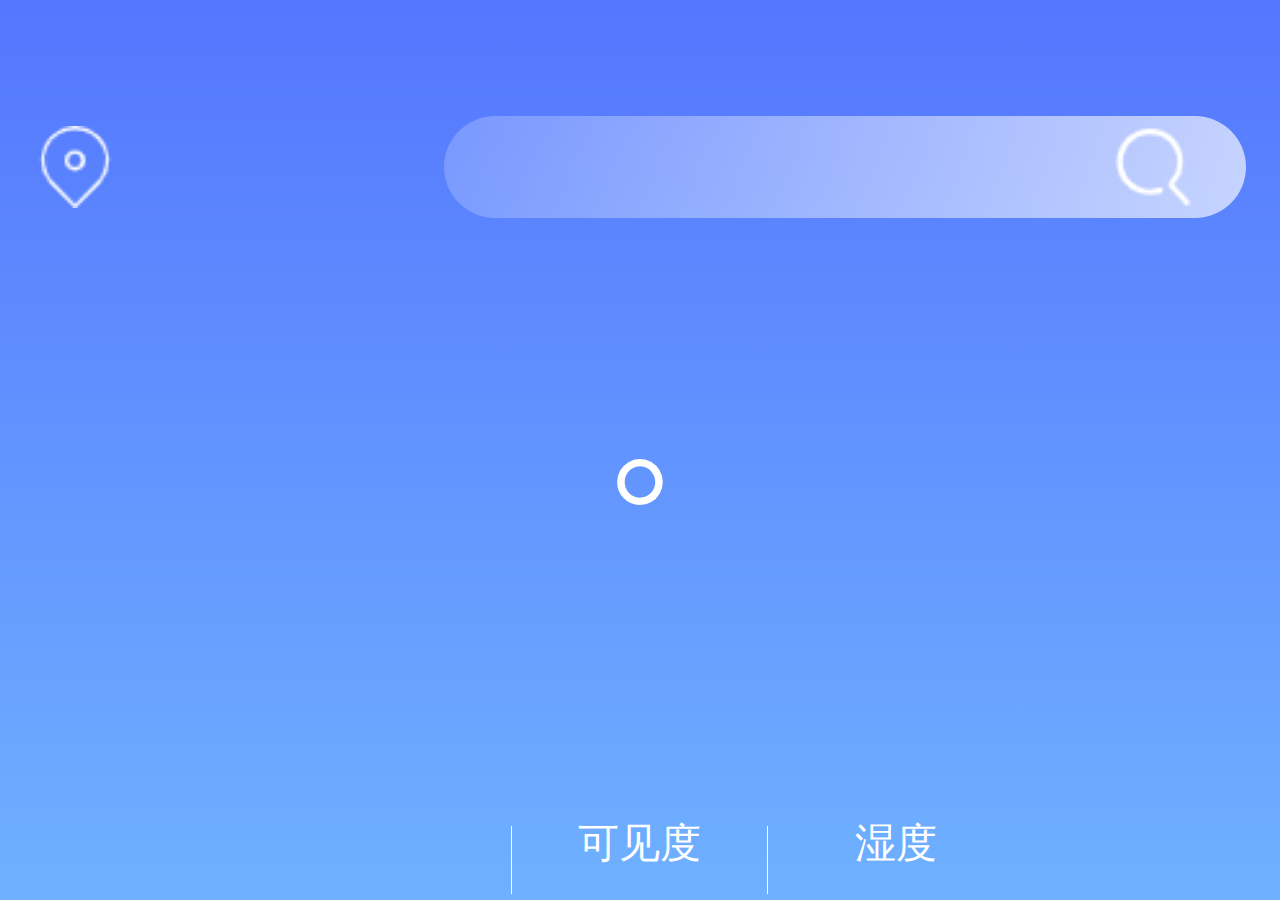
<file: index.html>
<!DOCTYPE html>
<html lang="en">

<head>
  <meta charset="UTF-8">
  <meta name="viewport" content="width=device-width, initial-scale=1.0">
  <title>天气预报</title>
  <link rel="shortcut icon" href="favicon.ico" type="image/x-icon">
  <link rel="stylesheet" href="./css/reset.min.css" />
  <link rel="stylesheet" href="./css/index.min.css" />
  <link rel="stylesheet" href="./font/iconfont.css">
</head>

<body>

  <div class="weather-box">

    <!-- 系统导航 -->
    <div class="system"></div>
    <!-- 系统导航end -->

    <!-- 搜索 -->
    <div class="search clearfix">
      <div class="fl location">
        <div class="fl location-text"></div>
        <div class="fl location-icon"></div>
      </div>
      <div class="fl search-box">
        <input class="search-ipt fl" type="text" />
        <span class="search-icon fl"></span>
      </div>
    </div>
    <!-- 搜索end -->

    <!-- 气温 -->
    <div class="temperature">
      <!-- 摄氏度 -->
      <div class="temperature_box">
        <div class="degree"><span class=" w" id="tmp"></span><span>°</span></div>
        <div class="outdoor">
          <div class="degree_climate fl w" id="cond_txt"></div>
          <div class="degree_section fl" id="tmp_max"></div>
        </div>
      </div>
      <!-- 气候详情 -->
      <div class="details">
        <ul>
          <li>
            <div class="data w" id="wind_sc"></div>
            <div class="direction w" id="wind_dir"></div>
            <span></span>
          </li>
          <li>
            <div class="data w" id="vis"></div>
            <div class="direction">可见度</div>
            <span></span>
          </li>
          <li>
            <div class="data w" id="hum"></div>
            <div class="direction">湿度</div>
          </li>
        </ul>
        <div class="future" id="future"></div>
      </div>
      <!-- 未来天气 -->
    </div>
    <!-- 气温end -->
    <!-- 预报 -->
    <div class="prediction">
      <ul class="prediction-box">
        <li class="active">逐日预报</li>
        <li>逐时预报</li>
      </ul>

      <ol class="prediction-content">
        <li>
          <div class="time" id="0">06-09</div>
          <div class="mate">阴</div>
          <img class="img_data2 iconfont" src="./images/icons/100.png"/>
          <div class="prediction_section">28°~36°</div>
        </li>
        <li>
          <div class="time" id="1">06-10</div>
          <div class="mate">阴</div>
          <img class="img_data2 iconfont" src="./images/icons/100.png"/>
          <div class="prediction_section">28°~35°</div>
        </li>
        <li>
          <div class="time" id="2">06-11</div>
          <div class="mate">阴</div>
          <img class="img_data2 iconfont" src="./images/icons/100.png"/>
          <div class="prediction_section">28°~36°</div>
        </li>
        <li>
          <div class="time" id="3">06-12</div>
          <div class="mate">多云</div>
          <img class="img_data2 iconfont" src="./images/icons/100.png"/>
          <div class="prediction_section">27°~34°</div>
        </li>
        <li>
          <div class="time" id="4">06-13</div>
          <div class="mate">阵雨</div>
          <img class="img_data2 iconfont" src="./images/icons/100.png"/>
          <div class="prediction_section">27°~34°</div>
        </li>
      </ol>
      <ol class="prediction-content1">
        <li>
          <div class="time1">06-09</div>
          <div class="mate1">阴</div>
          <img class="img_data iconfont"  src="./images/icons/100.png"/>
          <div class="prediction_section1">28°~36°</div>
        </li>
        <li>
          <div class="time1">06-10</div>
          <div class="mate1">阴</div>
          <img class="img_data iconfont"  src="./images/icons/100.png"/>
          <div class="prediction_section1">28°~35°</div>
        </li>
        <li>
          <div class="time1">06-11</div>
          <div class="mate1">阴</div>
          <img class="img_data iconfont"  src="./images/icons/100.png"/>
          <div class="prediction_section1">28°~36°</div>
        </li>
        <li>
          <div class="time1">06-12</div>
          <div class="mate1">多云</div>
          <img class="img_data iconfont"  src="./images/icons/100.png"/>
          <div class="prediction_section1">27°~34°</div>
        </li>
        <li>
          <div class="time1">06-13</div>
          <div class="mate1">阵雨</div>
          <img class="img_data iconfont"  src="./images/icons/100.png"/>
          <div class="prediction_section1">27°~34°</div>
        </li>
      </ol>
    </div>
  </div>
  <!-- 预报end -->
  </div>

  <script src="./js/rem.js"></script>
  <script src="./js/jquery.js"></script>
  <script src="./js/index.js"></script>
</body>

</html>
</file>
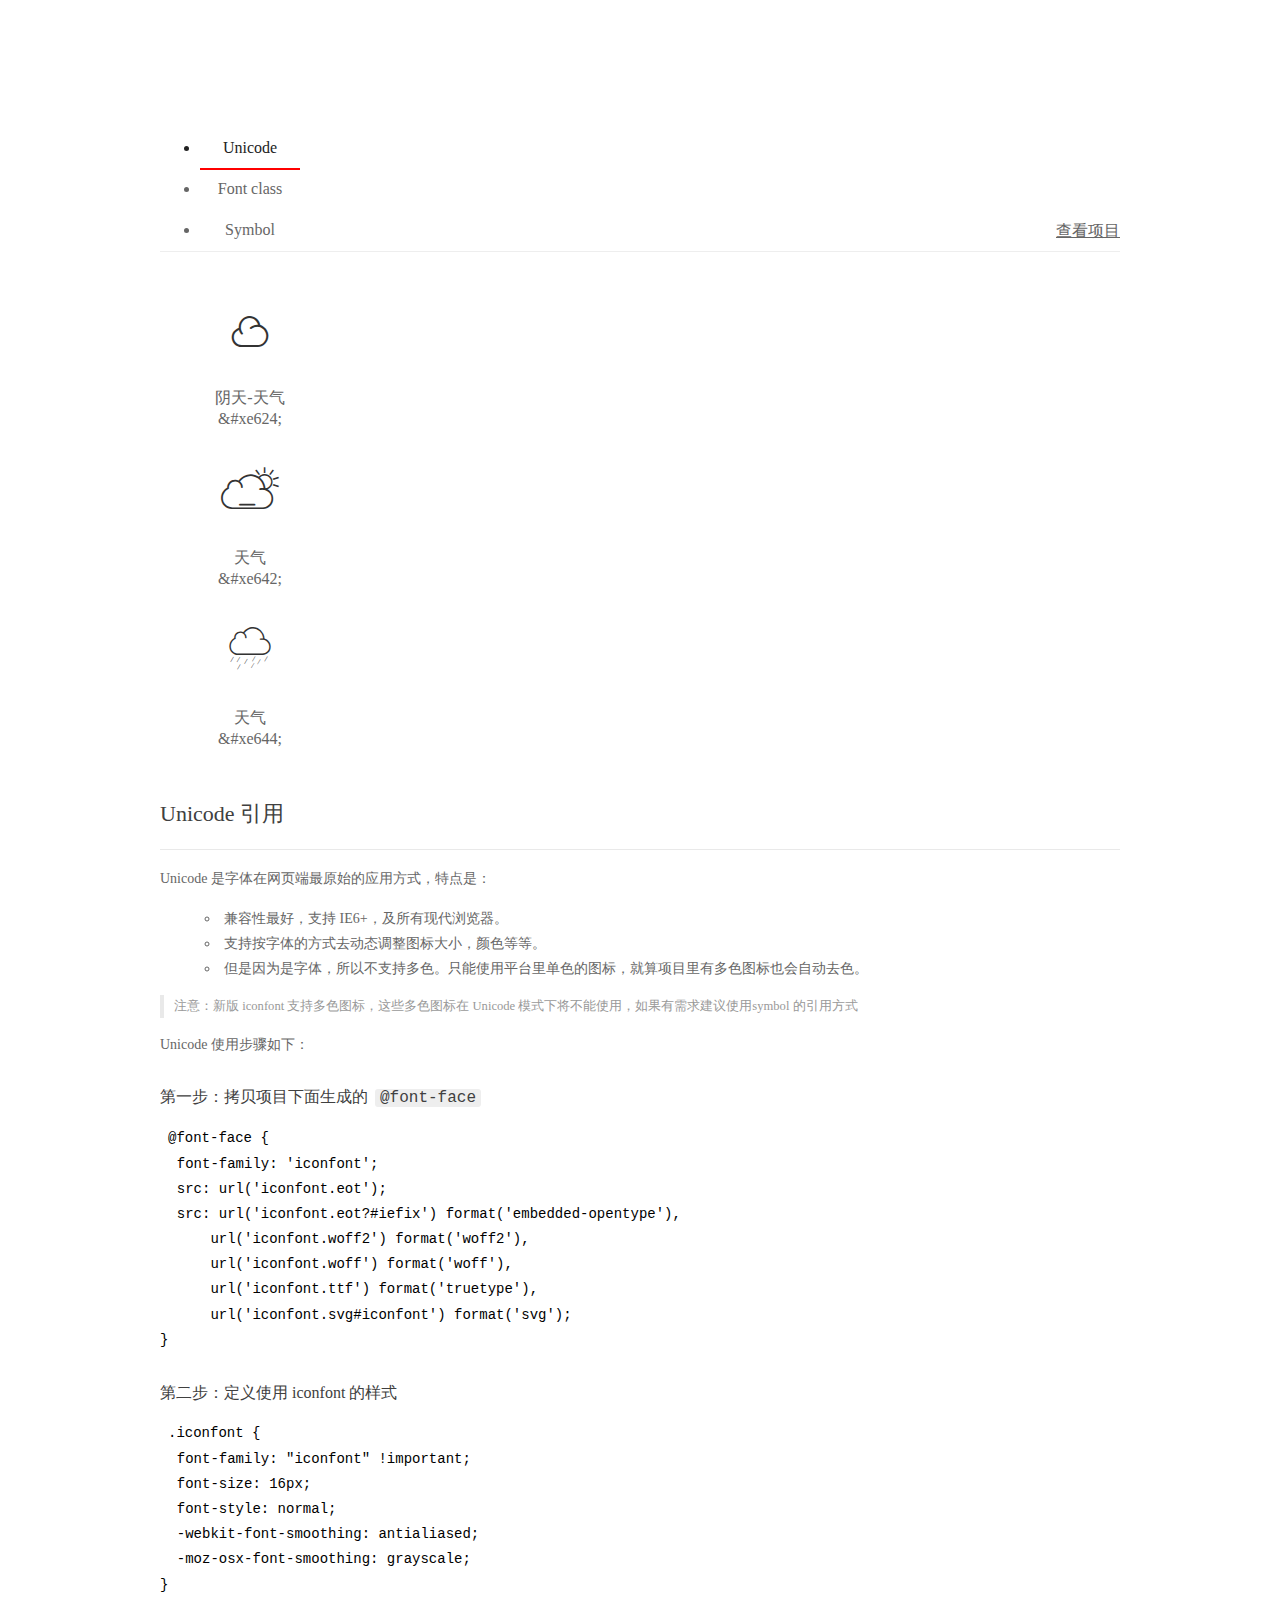
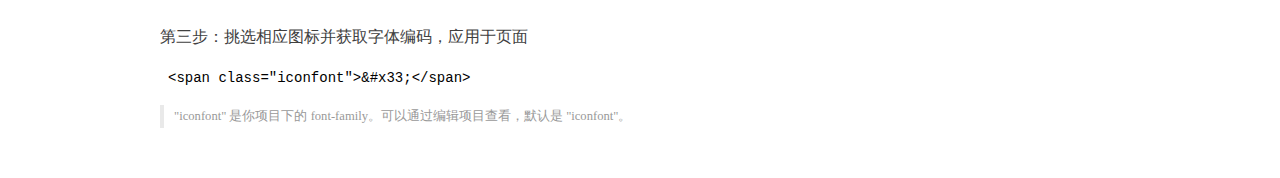
<file: font/demo_index.html>
<!DOCTYPE html>
<html>
<head>
  <meta charset="utf-8"/>
  <title>IconFont Demo</title>
  <link rel="shortcut icon" href="https://img.alicdn.com/tps/i4/TB1_oz6GVXXXXaFXpXXJDFnIXXX-64-64.ico" type="image/x-icon"/>
  <link rel="stylesheet" href="https://g.alicdn.com/thx/cube/1.3.2/cube.min.css">
  <link rel="stylesheet" href="demo.css">
  <link rel="stylesheet" href="iconfont.css">
  <script src="iconfont.js"></script>
  <!-- jQuery -->
  <script src="https://a1.alicdn.com/oss/uploads/2018/12/26/7bfddb60-08e8-11e9-9b04-53e73bb6408b.js"></script>
  <!-- 代码高亮 -->
  <script src="https://a1.alicdn.com/oss/uploads/2018/12/26/a3f714d0-08e6-11e9-8a15-ebf944d7534c.js"></script>
</head>
<body>
  <div class="main">
    <h1 class="logo"><a href="https://www.iconfont.cn/" title="iconfont 首页" target="_blank">&#xe86b;</a></h1>
    <div class="nav-tabs">
      <ul id="tabs" class="dib-box">
        <li class="dib active"><span>Unicode</span></li>
        <li class="dib"><span>Font class</span></li>
        <li class="dib"><span>Symbol</span></li>
      </ul>
      
      <a href="https://www.iconfont.cn/manage/index?manage_type=myprojects&projectId=1871646" target="_blank" class="nav-more">查看项目</a>
      
    </div>
    <div class="tab-container">
      <div class="content unicode" style="display: block;">
          <ul class="icon_lists dib-box">
          
            <li class="dib">
              <span class="icon iconfont">&#xe624;</span>
                <div class="name">阴天-天气</div>
                <div class="code-name">&amp;#xe624;</div>
              </li>
          
            <li class="dib">
              <span class="icon iconfont">&#xe642;</span>
                <div class="name">天气</div>
                <div class="code-name">&amp;#xe642;</div>
              </li>
          
            <li class="dib">
              <span class="icon iconfont">&#xe644;</span>
                <div class="name">天气</div>
                <div class="code-name">&amp;#xe644;</div>
              </li>
          
          </ul>
          <div class="article markdown">
          <h2 id="unicode-">Unicode 引用</h2>
          <hr>

          <p>Unicode 是字体在网页端最原始的应用方式，特点是：</p>
          <ul>
            <li>兼容性最好，支持 IE6+，及所有现代浏览器。</li>
            <li>支持按字体的方式去动态调整图标大小，颜色等等。</li>
            <li>但是因为是字体，所以不支持多色。只能使用平台里单色的图标，就算项目里有多色图标也会自动去色。</li>
          </ul>
          <blockquote>
            <p>注意：新版 iconfont 支持多色图标，这些多色图标在 Unicode 模式下将不能使用，如果有需求建议使用symbol 的引用方式</p>
          </blockquote>
          <p>Unicode 使用步骤如下：</p>
          <h3 id="-font-face">第一步：拷贝项目下面生成的 <code>@font-face</code></h3>
<pre><code class="language-css"
>@font-face {
  font-family: 'iconfont';
  src: url('iconfont.eot');
  src: url('iconfont.eot?#iefix') format('embedded-opentype'),
      url('iconfont.woff2') format('woff2'),
      url('iconfont.woff') format('woff'),
      url('iconfont.ttf') format('truetype'),
      url('iconfont.svg#iconfont') format('svg');
}
</code></pre>
          <h3 id="-iconfont-">第二步：定义使用 iconfont 的样式</h3>
<pre><code class="language-css"
>.iconfont {
  font-family: "iconfont" !important;
  font-size: 16px;
  font-style: normal;
  -webkit-font-smoothing: antialiased;
  -moz-osx-font-smoothing: grayscale;
}
</code></pre>
          <h3 id="-">第三步：挑选相应图标并获取字体编码，应用于页面</h3>
<pre>
<code class="language-html"
>&lt;span class="iconfont"&gt;&amp;#x33;&lt;/span&gt;
</code></pre>
          <blockquote>
            <p>"iconfont" 是你项目下的 font-family。可以通过编辑项目查看，默认是 "iconfont"。</p>
          </blockquote>
          </div>
      </div>
      <div class="content font-class">
        <ul class="icon_lists dib-box">
          
          <li class="dib">
            <span class="icon iconfont icon-yintian"></span>
            <div class="name">
              阴天-天气
            </div>
            <div class="code-name">.icon-yintian
            </div>
          </li>
          
          <li class="dib">
            <span class="icon iconfont icon-ziyuan"></span>
            <div class="name">
              天气
            </div>
            <div class="code-name">.icon-ziyuan
            </div>
          </li>
          
          <li class="dib">
            <span class="icon iconfont icon-ziyuan1"></span>
            <div class="name">
              天气
            </div>
            <div class="code-name">.icon-ziyuan1
            </div>
          </li>
          
        </ul>
        <div class="article markdown">
        <h2 id="font-class-">font-class 引用</h2>
        <hr>

        <p>font-class 是 Unicode 使用方式的一种变种，主要是解决 Unicode 书写不直观，语意不明确的问题。</p>
        <p>与 Unicode 使用方式相比，具有如下特点：</p>
        <ul>
          <li>兼容性良好，支持 IE8+，及所有现代浏览器。</li>
          <li>相比于 Unicode 语意明确，书写更直观。可以很容易分辨这个 icon 是什么。</li>
          <li>因为使用 class 来定义图标，所以当要替换图标时，只需要修改 class 里面的 Unicode 引用。</li>
          <li>不过因为本质上还是使用的字体，所以多色图标还是不支持的。</li>
        </ul>
        <p>使用步骤如下：</p>
        <h3 id="-fontclass-">第一步：引入项目下面生成的 fontclass 代码：</h3>
<pre><code class="language-html">&lt;link rel="stylesheet" href="./iconfont.css"&gt;
</code></pre>
        <h3 id="-">第二步：挑选相应图标并获取类名，应用于页面：</h3>
<pre><code class="language-html">&lt;span class="iconfont icon-xxx"&gt;&lt;/span&gt;
</code></pre>
        <blockquote>
          <p>"
            iconfont" 是你项目下的 font-family。可以通过编辑项目查看，默认是 "iconfont"。</p>
        </blockquote>
      </div>
      </div>
      <div class="content symbol">
          <ul class="icon_lists dib-box">
          
            <li class="dib">
                <svg class="icon svg-icon" aria-hidden="true">
                  <use xlink:href="#icon-yintian"></use>
                </svg>
                <div class="name">阴天-天气</div>
                <div class="code-name">#icon-yintian</div>
            </li>
          
            <li class="dib">
                <svg class="icon svg-icon" aria-hidden="true">
                  <use xlink:href="#icon-ziyuan"></use>
                </svg>
                <div class="name">天气</div>
                <div class="code-name">#icon-ziyuan</div>
            </li>
          
            <li class="dib">
                <svg class="icon svg-icon" aria-hidden="true">
                  <use xlink:href="#icon-ziyuan1"></use>
                </svg>
                <div class="name">天气</div>
                <div class="code-name">#icon-ziyuan1</div>
            </li>
          
          </ul>
          <div class="article markdown">
          <h2 id="symbol-">Symbol 引用</h2>
          <hr>

          <p>这是一种全新的使用方式，应该说这才是未来的主流，也是平台目前推荐的用法。相关介绍可以参考这篇<a href="">文章</a>
            这种用法其实是做了一个 SVG 的集合，与另外两种相比具有如下特点：</p>
          <ul>
            <li>支持多色图标了，不再受单色限制。</li>
            <li>通过一些技巧，支持像字体那样，通过 <code>font-size</code>, <code>color</code> 来调整样式。</li>
            <li>兼容性较差，支持 IE9+，及现代浏览器。</li>
            <li>浏览器渲染 SVG 的性能一般，还不如 png。</li>
          </ul>
          <p>使用步骤如下：</p>
          <h3 id="-symbol-">第一步：引入项目下面生成的 symbol 代码：</h3>
<pre><code class="language-html">&lt;script src="./iconfont.js"&gt;&lt;/script&gt;
</code></pre>
          <h3 id="-css-">第二步：加入通用 CSS 代码（引入一次就行）：</h3>
<pre><code class="language-html">&lt;style&gt;
.icon {
  width: 1em;
  height: 1em;
  vertical-align: -0.15em;
  fill: currentColor;
  overflow: hidden;
}
&lt;/style&gt;
</code></pre>
          <h3 id="-">第三步：挑选相应图标并获取类名，应用于页面：</h3>
<pre><code class="language-html">&lt;svg class="icon" aria-hidden="true"&gt;
  &lt;use xlink:href="#icon-xxx"&gt;&lt;/use&gt;
&lt;/svg&gt;
</code></pre>
          </div>
      </div>

    </div>
  </div>
  <script>
  $(document).ready(function () {
      $('.tab-container .content:first').show()

      $('#tabs li').click(function (e) {
        var tabContent = $('.tab-container .content')
        var index = $(this).index()

        if ($(this).hasClass('active')) {
          return
        } else {
          $('#tabs li').removeClass('active')
          $(this).addClass('active')

          tabContent.hide().eq(index).fadeIn()
        }
      })
    })
  </script>
</body>
</html>
</file>
<file: font/iconfont.css>
@font-face {font-family: "iconfont";
  src: url('iconfont.eot?t=1591622116094'); /* IE9 */
  src: url('iconfont.eot?t=1591622116094#iefix') format('embedded-opentype'), /* IE6-IE8 */
  url('[data-uri]') format('woff2'),
  url('iconfont.woff?t=1591622116094') format('woff'),
  url('iconfont.ttf?t=1591622116094') format('truetype'), /* chrome, firefox, opera, Safari, Android, iOS 4.2+ */
  url('iconfont.svg?t=1591622116094#iconfont') format('svg'); /* iOS 4.1- */
}

.iconfont {
  font-family: "iconfont" !important;
  font-size: 16px;
  font-style: normal;
  -webkit-font-smoothing: antialiased;
  -moz-osx-font-smoothing: grayscale;
}

.icon-yintian:before {
  content: "\e624";
}

.icon-ziyuan:before {
  content: "\e642";
}

.icon-ziyuan1:before {
  content: "\e644";
}
</file>
<file: font/demo.css>
/* Logo 字体 */
@font-face {
  font-family: "iconfont logo";
  src: url('https://at.alicdn.com/t/font_985780_km7mi63cihi.eot?t=1545807318834');
  src: url('https://at.alicdn.com/t/font_985780_km7mi63cihi.eot?t=1545807318834#iefix') format('embedded-opentype'),
    url('https://at.alicdn.com/t/font_985780_km7mi63cihi.woff?t=1545807318834') format('woff'),
    url('https://at.alicdn.com/t/font_985780_km7mi63cihi.ttf?t=1545807318834') format('truetype'),
    url('https://at.alicdn.com/t/font_985780_km7mi63cihi.svg?t=1545807318834#iconfont') format('svg');
}

.logo {
  font-family: "iconfont logo";
  font-size: 160px;
  font-style: normal;
  -webkit-font-smoothing: antialiased;
  -moz-osx-font-smoothing: grayscale;
}

/* tabs */
.nav-tabs {
  position: relative;
}

.nav-tabs .nav-more {
  position: absolute;
  right: 0;
  bottom: 0;
  height: 42px;
  line-height: 42px;
  color: #666;
}

#tabs {
  border-bottom: 1px solid #eee;
}

#tabs li {
  cursor: pointer;
  width: 100px;
  height: 40px;
  line-height: 40px;
  text-align: center;
  font-size: 16px;
  border-bottom: 2px solid transparent;
  position: relative;
  z-index: 1;
  margin-bottom: -1px;
  color: #666;
}


#tabs .active {
  border-bottom-color: #f00;
  color: #222;
}

.tab-container .content {
  display: none;
}

/* 页面布局 */
.main {
  padding: 30px 100px;
  width: 960px;
  margin: 0 auto;
}

.main .logo {
  color: #333;
  text-align: left;
  margin-bottom: 30px;
  line-height: 1;
  height: 110px;
  margin-top: -50px;
  overflow: hidden;
  *zoom: 1;
}

.main .logo a {
  font-size: 160px;
  color: #333;
}

.helps {
  margin-top: 40px;
}

.helps pre {
  padding: 20px;
  margin: 10px 0;
  border: solid 1px #e7e1cd;
  background-color: #fffdef;
  overflow: auto;
}

.icon_lists {
  width: 100% !important;
  overflow: hidden;
  *zoom: 1;
}

.icon_lists li {
  width: 100px;
  margin-bottom: 10px;
  margin-right: 20px;
  text-align: center;
  list-style: none !important;
  cursor: default;
}

.icon_lists li .code-name {
  line-height: 1.2;
}

.icon_lists .icon {
  display: block;
  height: 100px;
  line-height: 100px;
  font-size: 42px;
  margin: 10px auto;
  color: #333;
  -webkit-transition: font-size 0.25s linear, width 0.25s linear;
  -moz-transition: font-size 0.25s linear, width 0.25s linear;
  transition: font-size 0.25s linear, width 0.25s linear;
}

.icon_lists .icon:hover {
  font-size: 100px;
}

.icon_lists .svg-icon {
  /* 通过设置 font-size 来改变图标大小 */
  width: 1em;
  /* 图标和文字相邻时，垂直对齐 */
  vertical-align: -0.15em;
  /* 通过设置 color 来改变 SVG 的颜色/fill */
  fill: currentColor;
  /* path 和 stroke 溢出 viewBox 部分在 IE 下会显示
      normalize.css 中也包含这行 */
  overflow: hidden;
}

.icon_lists li .name,
.icon_lists li .code-name {
  color: #666;
}

/* markdown 样式 */
.markdown {
  color: #666;
  font-size: 14px;
  line-height: 1.8;
}

.highlight {
  line-height: 1.5;
}

.markdown img {
  vertical-align: middle;
  max-width: 100%;
}

.markdown h1 {
  color: #404040;
  font-weight: 500;
  line-height: 40px;
  margin-bottom: 24px;
}

.markdown h2,
.markdown h3,
.markdown h4,
.markdown h5,
.markdown h6 {
  color: #404040;
  margin: 1.6em 0 0.6em 0;
  font-weight: 500;
  clear: both;
}

.markdown h1 {
  font-size: 28px;
}

.markdown h2 {
  font-size: 22px;
}

.markdown h3 {
  font-size: 16px;
}

.markdown h4 {
  font-size: 14px;
}

.markdown h5 {
  font-size: 12px;
}

.markdown h6 {
  font-size: 12px;
}

.markdown hr {
  height: 1px;
  border: 0;
  background: #e9e9e9;
  margin: 16px 0;
  clear: both;
}

.markdown p {
  margin: 1em 0;
}

.markdown>p,
.markdown>blockquote,
.markdown>.highlight,
.markdown>ol,
.markdown>ul {
  width: 80%;
}

.markdown ul>li {
  list-style: circle;
}

.markdown>ul li,
.markdown blockquote ul>li {
  margin-left: 20px;
  padding-left: 4px;
}

.markdown>ul li p,
.markdown>ol li p {
  margin: 0.6em 0;
}

.markdown ol>li {
  list-style: decimal;
}

.markdown>ol li,
.markdown blockquote ol>li {
  margin-left: 20px;
  padding-left: 4px;
}

.markdown code {
  margin: 0 3px;
  padding: 0 5px;
  background: #eee;
  border-radius: 3px;
}

.markdown strong,
.markdown b {
  font-weight: 600;
}

.markdown>table {
  border-collapse: collapse;
  border-spacing: 0px;
  empty-cells: show;
  border: 1px solid #e9e9e9;
  width: 95%;
  margin-bottom: 24px;
}

.markdown>table th {
  white-space: nowrap;
  color: #333;
  font-weight: 600;
}

.markdown>table th,
.markdown>table td {
  border: 1px solid #e9e9e9;
  padding: 8px 16px;
  text-align: left;
}

.markdown>table th {
  background: #F7F7F7;
}

.markdown blockquote {
  font-size: 90%;
  color: #999;
  border-left: 4px solid #e9e9e9;
  padding-left: 0.8em;
  margin: 1em 0;
}

.markdown blockquote p {
  margin: 0;
}

.markdown .anchor {
  opacity: 0;
  transition: opacity 0.3s ease;
  margin-left: 8px;
}

.markdown .waiting {
  color: #ccc;
}

.markdown h1:hover .anchor,
.markdown h2:hover .anchor,
.markdown h3:hover .anchor,
.markdown h4:hover .anchor,
.markdown h5:hover .anchor,
.markdown h6:hover .anchor {
  opacity: 1;
  display: inline-block;
}

.markdown>br,
.markdown>p>br {
  clear: both;
}


.hljs {
  display: block;
  background: white;
  padding: 0.5em;
  color: #333333;
  overflow-x: auto;
}

.hljs-comment,
.hljs-meta {
  color: #969896;
}

.hljs-string,
.hljs-variable,
.hljs-template-variable,
.hljs-strong,
.hljs-emphasis,
.hljs-quote {
  color: #df5000;
}

.hljs-keyword,
.hljs-selector-tag,
.hljs-type {
  color: #a71d5d;
}

.hljs-literal,
.hljs-symbol,
.hljs-bullet,
.hljs-attribute {
  color: #0086b3;
}

.hljs-section,
.hljs-name {
  color: #63a35c;
}

.hljs-tag {
  color: #333333;
}

.hljs-title,
.hljs-attr,
.hljs-selector-id,
.hljs-selector-class,
.hljs-selector-attr,
.hljs-selector-pseudo {
  color: #795da3;
}

.hljs-addition {
  color: #55a532;
  background-color: #eaffea;
}

.hljs-deletion {
  color: #bd2c00;
  background-color: #ffecec;
}

.hljs-link {
  text-decoration: underline;
}

/* 代码高亮 */
/* PrismJS 1.15.0
https://prismjs.com/download.html#themes=prism&languages=markup+css+clike+javascript */
/**
 * prism.js default theme for JavaScript, CSS and HTML
 * Based on dabblet (http://dabblet.com)
 * @author Lea Verou
 */
code[class*="language-"],
pre[class*="language-"] {
  color: black;
  background: none;
  text-shadow: 0 1px white;
  font-family: Consolas, Monaco, 'Andale Mono', 'Ubuntu Mono', monospace;
  text-align: left;
  white-space: pre;
  word-spacing: normal;
  word-break: normal;
  word-wrap: normal;
  line-height: 1.5;

  -moz-tab-size: 4;
  -o-tab-size: 4;
  tab-size: 4;

  -webkit-hyphens: none;
  -moz-hyphens: none;
  -ms-hyphens: none;
  hyphens: none;
}

pre[class*="language-"]::-moz-selection,
pre[class*="language-"] ::-moz-selection,
code[class*="language-"]::-moz-selection,
code[class*="language-"] ::-moz-selection {
  text-shadow: none;
  background: #b3d4fc;
}

pre[class*="language-"]::selection,
pre[class*="language-"] ::selection,
code[class*="language-"]::selection,
code[class*="language-"] ::selection {
  text-shadow: none;
  background: #b3d4fc;
}

@media print {

  code[class*="language-"],
  pre[class*="language-"] {
    text-shadow: none;
  }
}

/* Code blocks */
pre[class*="language-"] {
  padding: 1em;
  margin: .5em 0;
  overflow: auto;
}

:not(pre)>code[class*="language-"],
pre[class*="language-"] {
  background: #f5f2f0;
}

/* Inline code */
:not(pre)>code[class*="language-"] {
  padding: .1em;
  border-radius: .3em;
  white-space: normal;
}

.token.comment,
.token.prolog,
.token.doctype,
.token.cdata {
  color: slategray;
}

.token.punctuation {
  color: #999;
}

.namespace {
  opacity: .7;
}

.token.property,
.token.tag,
.token.boolean,
.token.number,
.token.constant,
.token.symbol,
.token.deleted {
  color: #905;
}

.token.selector,
.token.attr-name,
.token.string,
.token.char,
.token.builtin,
.token.inserted {
  color: #690;
}

.token.operator,
.token.entity,
.token.url,
.language-css .token.string,
.style .token.string {
  color: #9a6e3a;
  background: hsla(0, 0%, 100%, .5);
}

.token.atrule,
.token.attr-value,
.token.keyword {
  color: #07a;
}

.token.function,
.token.class-name {
  color: #DD4A68;
}

.token.regex,
.token.important,
.token.variable {
  color: #e90;
}

.token.important,
.token.bold {
  font-weight: bold;
}

.token.italic {
  font-style: italic;
}

.token.entity {
  cursor: help;
}
</file>
<file: css/index.min.css>
.weather-box{color:#fff}.morning{background-image:linear-gradient(to bottom, #5476FE, #6FB1FF)}.one-text{white-space:nowrap;overflow:hidden;text-overflow:ellipsis}.weather-box{position:fixed;top:0;left:0;right:0;bottom:0;background-image:linear-gradient(to bottom, #5476FE, #6FB1FF)}.weather-box .system{position:sticky;top:0;height:.24rem}.weather-box .search{padding:.1rem}.weather-box .search .location{width:1rem;height:.3rem}.weather-box .search .search-box{width:calc(100% - 1.5rem);height:.3rem;margin-left:.2rem;padding:0 .15rem;border-radius:.15rem;background-image:linear-gradient(to right, rgba(255,255,255,0.2), rgba(255,255,255,0.65))}.weather-box .search .location-text{font-size:.16rem;line-height:.3rem;width:.76rem;text-align:center;white-space:nowrap;overflow:hidden;text-overflow:ellipsis}.weather-box .search .location-icon{width:.24rem;height:.24rem;background:url("../images/location.png") no-repeat center center;background-size:cover;margin-top:.03rem}.weather-box .search .search-icon{width:.24rem;height:.24rem;background:url("../images/search.png") no-repeat center center;background-size:cover;margin-top:.03rem}.weather-box .search .search-ipt{width:calc(100% - .24rem);height:.3rem;color:#fff}.temperature .temperature_box{height:1.5rem}.temperature .temperature_box .degree{text-align:center;padding-top:.5rem;height:.5rem;font-size:.44rem}.temperature .temperature_box .outdoor{width:.8rem;padding-top:.1rem;font-size:.12rem;margin:0 auto}.temperature .temperature_box .outdoor .degree_climate{width:.3rem}.temperature .temperature_box .outdoor .degree_section{width:.5rem}.temperature .details{width:100%;height:.6rem;font-size:.12rem}.temperature .details ul{width:60%;height:.6rem;margin:0 auto}.temperature .details ul::after{display:block;content:"";clear:both}.temperature .details ul li{float:left;width:33.33%;text-align:center;position:relative}.temperature .details ul li .data{padding-top:.1rem}.temperature .details ul li .direction{padding-top:.05rem}.temperature .details ul li span{display:block;position:absolute;right:0;top:.18rem;width:1px;height:.2rem;background:#fff}.temperature .details .future{text-align:center}.prediction{margin-top:.5rem;font-size:.12rem}.prediction .prediction-box{width:50%;margin:0 auto}.prediction .prediction-box::after{display:block;content:"";clear:both}.prediction .prediction-box li{float:left;text-align:center;cursor:pointer;padding:.1rem 0;margin-left:.2rem}.prediction .prediction-content{width:100%;margin-top:.3rem;display:flex;font-size:.12rem}.prediction .prediction-content::after{display:block;content:"";clear:both}.prediction .prediction-content li{flex:1;float:left;width:20%;text-align:center}.prediction .prediction-content li .iconfont{display:block;margin:.2rem auto;width:.18rem}.prediction-content1{width:100%;margin-top:.3rem;display:flex;font-size:.12rem;display:none}.prediction-content1::after{display:block;content:"";clear:both}.prediction-content1 li{flex:1;float:left;width:20%;text-align:center}.prediction-content1 li .iconfont{display:block;margin:.2rem auto;width:.18rem}.active{border-bottom:1.5px solid #fff}
</file>
